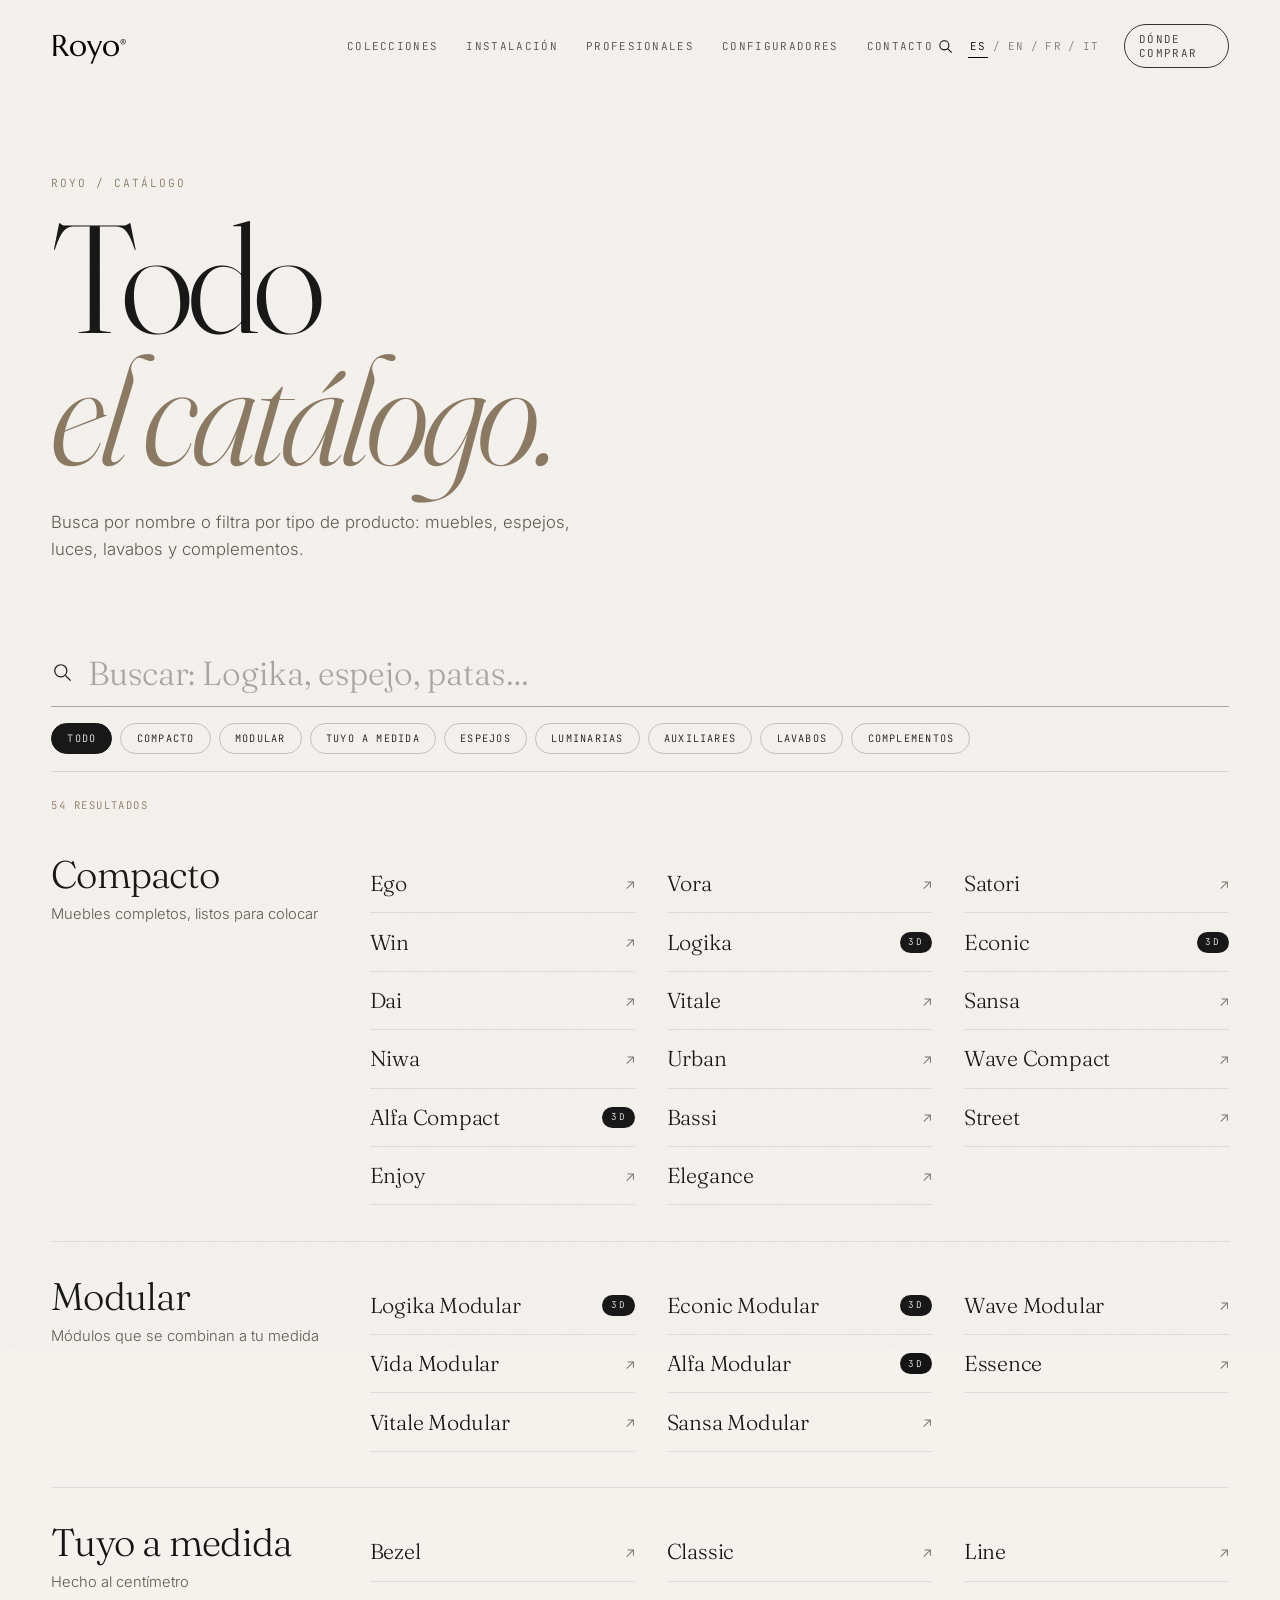
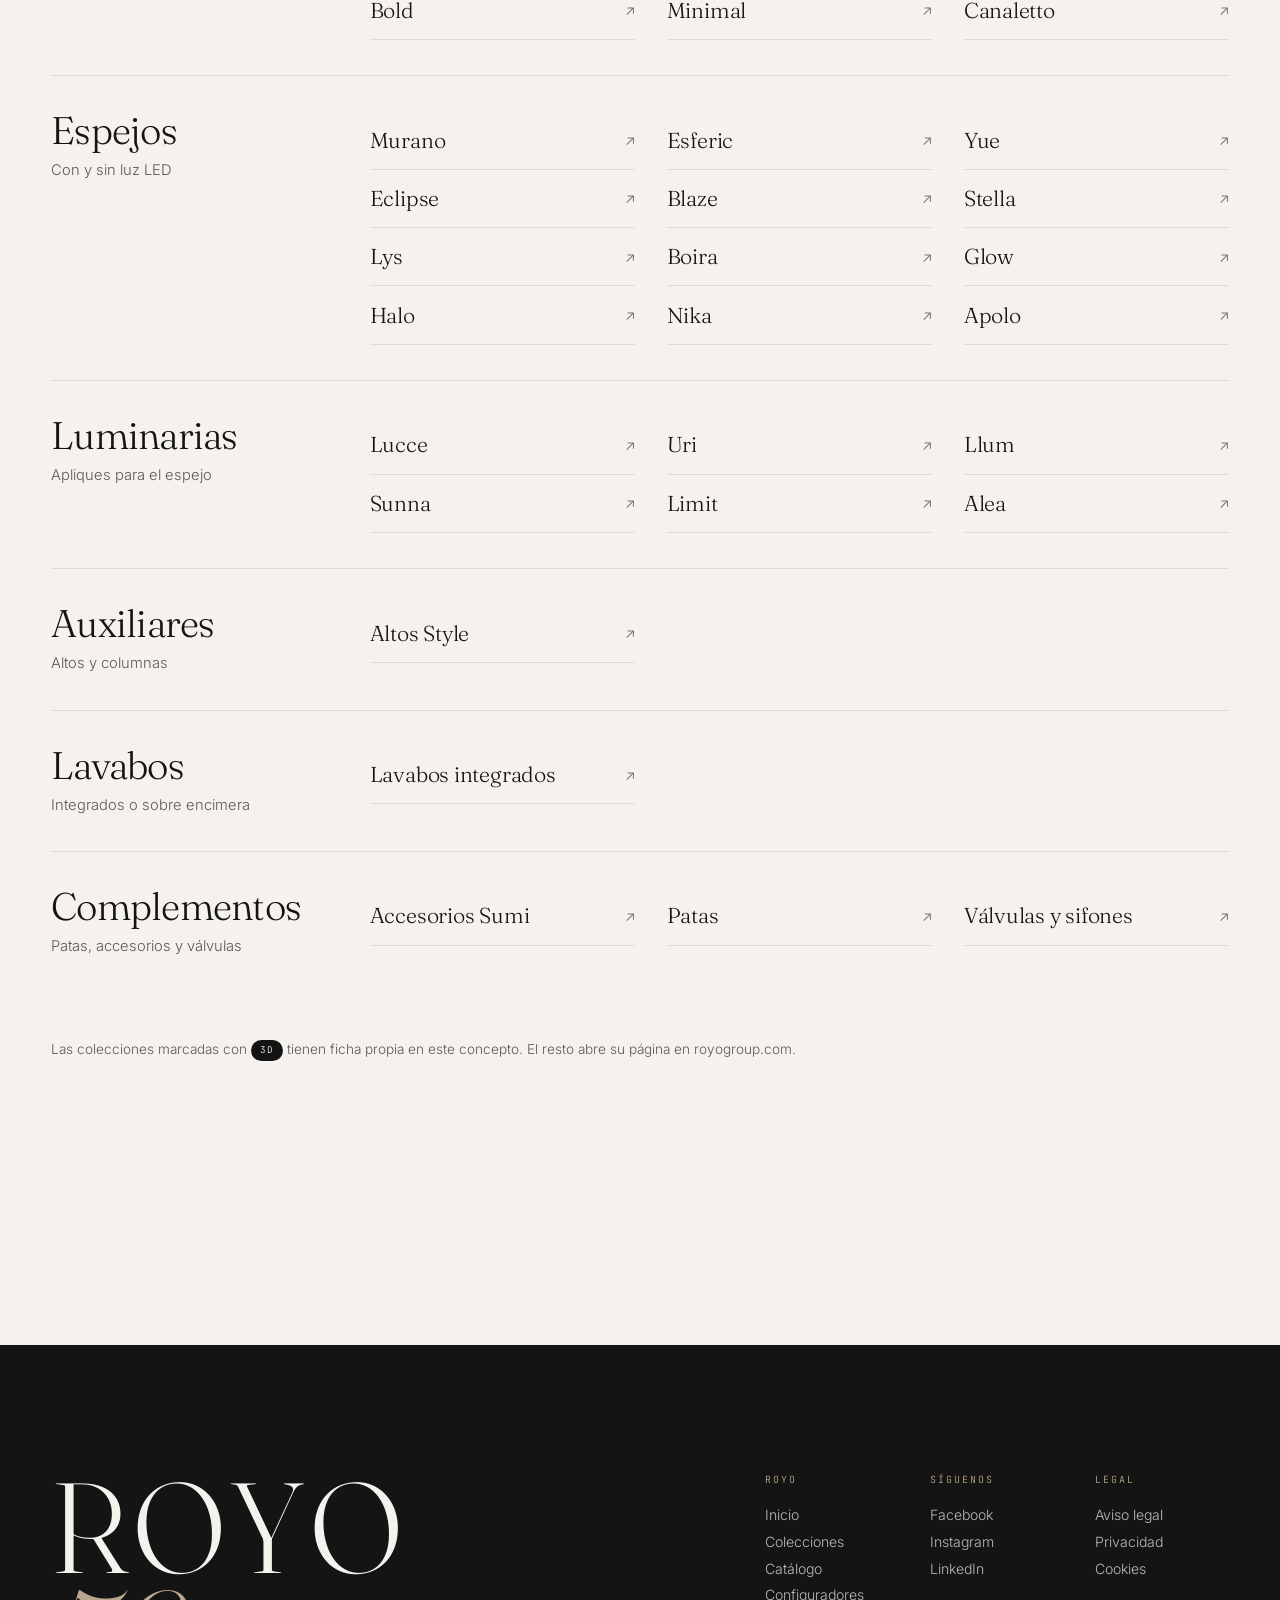
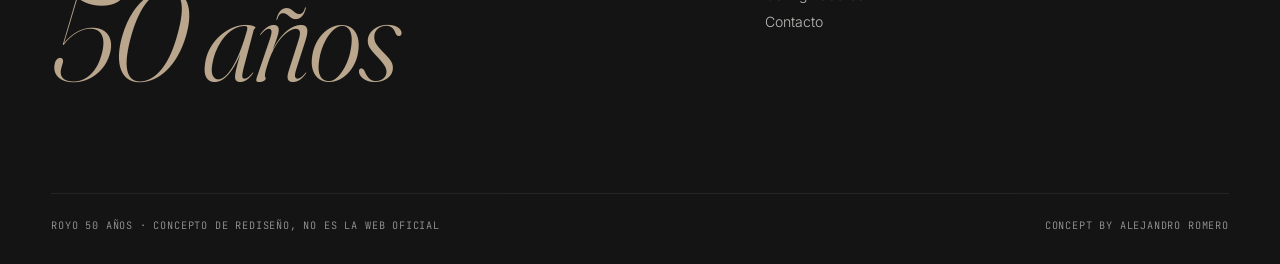
<file: catalogo.html>
<!doctype html>
<html lang="es">
<head>
  <meta charset="utf-8" />
  <meta name="viewport" content="width=device-width, initial-scale=1" />
  <title>Royo · Catálogo (concepto)</title>
  <link rel="icon" href="data:image/svg+xml,%3Csvg xmlns='http://www.w3.org/2000/svg' viewBox='0 0 32 32'%3E%3Crect width='32' height='32' fill='%23141414'/%3E%3Ctext x='16' y='22' font-family='serif' font-size='18' fill='%23F5F2EE' text-anchor='middle'%3ER%3C/text%3E%3C/svg%3E" />
  <link rel="preconnect" href="https://fonts.googleapis.com" />
  <link rel="preconnect" href="https://fonts.gstatic.com" crossorigin />
  <link href="https://fonts.googleapis.com/css2?family=Marcellus&family=Fraunces:ital,opsz,wght@0,9..144,300;1,9..144,300&family=Inter:wght@300;400&family=JetBrains+Mono:wght@400&display=swap" rel="stylesheet" />
  <link rel="stylesheet" href="css/site.css?v=20261128c" />
</head>
<body class="page">
  <div class="grain" aria-hidden="true"></div>
  <header class="header">
    <a href="index.html" class="logo" aria-label="Royo, inicio">Royo<sup>®</sup></a>
    <nav class="nav" aria-label="Principal">
      <a href="index.html#colecciones">Colecciones</a>
      <a href="index.html#instalacion">Instalación</a>
      <a href="index.html#para-ti">Profesionales</a>
      <a href="index.html#para-ti">Configuradores</a>
      <a href="contacto.html">Contacto</a>
    </nav>
    <div class="header__right"><a href="catalogo.html#buscar" class="hsearch" aria-label="Buscar en el catálogo de Royo" title="Buscar"><svg viewBox="0 0 24 24" aria-hidden="true"><circle cx="10.5" cy="10.5" r="6.5" /><path d="M15.5 15.5 21 21" /></svg></a><span>ES / EN</span><a href="contacto.html#distribuidor" class="pill">Dónde comprar</a></div>
  </header>

  <main>
    <section class="ct-hero cg-hero">
      <p class="eyebrow reveal"><a href="index.html">Royo</a> / Catálogo</p>
      <h1 class="ct-title reveal">Todo<br /><em>el catálogo.</em></h1>
      <p class="ct-lead reveal">Busca por nombre o filtra por tipo de producto: muebles, espejos, luces, lavabos y complementos.</p>
    </section>

    <section class="section cg" id="buscar">
      <div class="cg-bar">
        <label class="cg-search">
          <span class="sr">Buscar en el catálogo</span>
          <svg viewBox="0 0 24 24" aria-hidden="true"><circle cx="10.5" cy="10.5" r="6.5" /><path d="M15.5 15.5 21 21" /></svg>
          <input id="cgq" type="search" placeholder="Buscar: Logika, espejo, patas…" autocomplete="off" />
        </label>
        <div class="cg-types" role="group" aria-label="Tipo de producto" id="cgTypes"></div>
      </div>
      <p class="cg-count" id="cgCount" role="status" aria-live="polite"></p>
      <div class="cg-groups" id="cgList"></div>
      <p class="cg-empty" id="cgEmpty" hidden>No hay nada con ese nombre. Prueba con otra palabra o <a href="contacto.html">escríbenos</a>.</p>
      <p class="cg-note">Las colecciones marcadas con <span class="cg-own">3D</span> tienen ficha propia en este concepto. El resto abre su página en royogroup.com.</p>
    </section>
  </main>

  <footer class="footer">
    <div class="footer__top">
      <p class="footer__big">ROYO <em>50 años</em></p>
      <div class="footer__cols">
        <div><p class="footer__h">Royo</p><a href="index.html">Inicio</a><a href="index.html#colecciones">Colecciones</a><a href="catalogo.html">Catálogo</a><a href="index.html#para-ti">Configuradores</a><a href="contacto.html">Contacto</a></div>
        <div><p class="footer__h">Síguenos</p><a href="https://www.facebook.com/royogroup" target="_blank" rel="noopener">Facebook</a><a href="https://www.instagram.com/royo_bathroom/" target="_blank" rel="noopener">Instagram</a><a href="https://www.linkedin.com/company/royogroup/" target="_blank" rel="noopener">LinkedIn</a></div>
        <div><p class="footer__h">Legal</p><a href="https://www.royogroup.com/aviso-legal/" target="_blank" rel="noopener">Aviso legal</a><a href="https://www.royogroup.com/politica-de-privacidad/" target="_blank" rel="noopener">Privacidad</a><a href="https://www.royogroup.com/politica-de-cookies/" target="_blank" rel="noopener">Cookies</a></div>
      </div>
    </div>
    <div class="footer__bottom"><span>Royo 50 años · Concepto de rediseño, no es la web oficial</span><span>Concept by Alejandro Romero</span></div>
  </footer>

  <script src="js/i18n.js?v=20261128a"></script>
  <script src="js/catalogo.js?v=20261128a"></script>
  <script>
    const io = new IntersectionObserver((es) => es.forEach((e) => { if (e.isIntersecting) { e.target.classList.add('in'); io.unobserve(e.target); } }), { rootMargin: '0px 0px -8% 0px' });
    document.querySelectorAll('.reveal').forEach((el) => io.observe(el));
  </script>
</body>
</html>
</file>
<file: css/site.css>
/* ROYO · concepto v2 — un único lienzo 3D fijo + planos atados al scroll */
:root {
  --bg: #F5F2EE; --fg: #141414; --sand: #B9A68C; --sand-deep: #8A7861; --muted: #5d5850;
  --pad: clamp(1.25rem, 4vw, 4rem);
  --ease: cubic-bezier(.215,.61,.355,1);
  --serif: "Fraunces", "Times New Roman", serif;
  --sans: "Inter", system-ui, sans-serif;
  --mono: "JetBrains Mono", ui-monospace, monospace;
}
*, *::before, *::after { box-sizing: border-box; margin: 0; padding: 0; }
html { background: var(--bg); color: var(--fg); }
html.lenis, html.lenis body { height: auto; }
body { font-family: var(--sans); font-weight: 300; -webkit-font-smoothing: antialiased; overflow-x: hidden; background: transparent; color: var(--fg); }
img { display: block; max-width: 100%; }
a { color: inherit; text-decoration: none; }
button { font: inherit; color: inherit; background: none; border: 0; cursor: pointer; }
ul { list-style: none; }
em { font-style: italic; }
::selection { background: var(--sand); color: #141414; }
:focus-visible { outline: 1px solid var(--sand-deep); outline-offset: 4px; }

.eyebrow { font-family: var(--mono); font-size: .7rem; letter-spacing: .18em; text-transform: uppercase; color: var(--sand-deep); }
.serif { font-family: var(--serif); font-weight: 300; letter-spacing: -.03em; line-height: .95; }
.serif em { color: var(--sand-deep); }

/* ---------- capas fijas ---------- */
#gl { position: fixed; inset: 0; width: 100vw; height: 100vh; z-index: 2; display: block; pointer-events: none; }
.vignette { position: fixed; inset: 0; z-index: 3; pointer-events: none; background: radial-gradient(120% 90% at 50% 45%, transparent 55%, rgba(20,18,15,.10) 100%); }
.grain { position: fixed; inset: -50%; width: 200%; height: 200%; z-index: 30; pointer-events: none; opacity: .055;
  background-image: url("data:image/svg+xml,%3Csvg xmlns='http://www.w3.org/2000/svg' width='220' height='220'%3E%3Cfilter id='n'%3E%3CfeTurbulence type='fractalNoise' baseFrequency='.85' numOctaves='3' stitchTiles='stitch'/%3E%3C/filter%3E%3Crect width='100%25' height='100%25' filter='url(%23n)'/%3E%3C/svg%3E");
  animation: grain .8s steps(4) infinite; }
@keyframes grain { 0%{transform:translate(0,0)} 25%{transform:translate(-3%,2%)} 50%{transform:translate(2%,-3%)} 75%{transform:translate(-1%,3%)} 100%{transform:translate(3%,-1%)} }

/* ---------- cabecera ---------- */
.header { position: fixed; top: 0; left: 0; right: 0; z-index: 20; display: grid; grid-template-columns: 1fr auto 1fr; align-items: center; padding: 1.5rem var(--pad); color: #F5F2EE; mix-blend-mode: difference; }
.logo { font-family: "Marcellus", var(--serif); font-size: 1.85rem; letter-spacing: -.005em; line-height: 1; }
.logo sup { font-family: Inter, system-ui, sans-serif; font-size: .32em; vertical-align: super; margin-left: .08em; }
.nav { display: flex; gap: clamp(1rem, 2.2vw, 2.4rem); font-family: var(--mono); font-size: .68rem; letter-spacing: .12em; text-transform: uppercase; }
.nav a { position: relative; padding: .3rem 0; opacity: .7; transition: opacity .4s; }
.nav a:hover { opacity: 1; }
.nav a::after { content: ""; position: absolute; left: 0; bottom: 0; width: 100%; height: 1px; background: currentColor; transform: scaleX(0); transform-origin: right; transition: transform .8s var(--ease); }
.nav a:hover::after { transform: scaleX(1); transform-origin: left; }
.header__right { justify-self: end; display: flex; gap: 1.4rem; align-items: center; font-family: var(--mono); font-size: .68rem; letter-spacing: .12em; text-transform: uppercase; }
.header__right .pill { border: 1px solid currentColor; border-radius: 999px; padding: .45rem .9rem; opacity: .8; transition: opacity .4s, background .4s, color .4s; }
.header__right .pill:hover { opacity: 1; background: #F5F2EE; color: #000; }

.rail { mix-blend-mode: difference; position: fixed; right: var(--pad); top: 50%; transform: translateY(-50%); z-index: 20; height: 26vh; width: 1px; background: rgba(245,242,238,.25); }
.rail span { position: absolute; inset: 0; background: #F5F2EE; transform-origin: top; transform: scaleY(0); }

/* ---------- textos de la historia (fijos, atados al progreso) ---------- */
.st { position: fixed; z-index: 4; pointer-events: none; opacity: 0; will-change: opacity, translate; }
.st--behind { z-index: 1; }

.hero-title { left: 0; right: 0; top: 11vh; text-align: center; }
.hero-title h1 { font-size: clamp(3.4rem, 10.5vw, 12.5rem); line-height: .84; }
.hero-title .hero-logo { font-family: "Marcellus", var(--serif); font-weight: 400; font-size: clamp(7rem, 33vw, 34rem); line-height: .9; letter-spacing: -.02em; color: #141414; }
.hero-logo sup { font-family: Inter, system-ui, sans-serif; font-size: .1em; vertical-align: top; position: relative; top: .55em; margin-left: .04em; letter-spacing: 0; }
.hero-title h1 .line { display: block; overflow: hidden; padding-bottom: .06em; }
.hero-title h1 .line > span { display: inline-block; transform: translateY(105%); transition: transform 1.6s var(--ease); }
.hero-title h1 .line:nth-child(2) > span { transition-delay: .12s; }
.is-loaded .hero-title h1 .line > span { transform: none; }
.hero-meta { left: var(--pad); right: var(--pad); bottom: 3.2rem; display: flex; justify-content: space-between; align-items: flex-end; gap: 2rem; }
.hero-meta p { max-width: 22rem; font-size: .92rem; line-height: 1.55; color: var(--muted); }
.hero-meta .scroll { font-family: var(--mono); font-size: .66rem; letter-spacing: .2em; text-transform: uppercase; display: flex; align-items: center; gap: .8rem; }
.hero-meta .scroll b { display: block; width: 46px; height: 1px; background: currentColor; position: relative; overflow: hidden; }
.hero-meta .scroll b::after { content: ""; position: absolute; inset: 0; background: var(--bg); animation: cue 2s var(--ease) infinite; }
@keyframes cue { from { transform: translateX(-100%); } to { transform: translateX(100%); } }
.hero-coords { left: var(--pad); top: 6.5rem; font-family: var(--mono); font-size: .62rem; letter-spacing: .1em; line-height: 1.8; color: var(--sand-deep); text-transform: uppercase; }
.hero-coords { display: none; }
.hero-coords.right { left: auto; right: var(--pad); text-align: right; }

.mani { left: var(--pad); top: 50%; transform: translateY(-50%); width: min(46vw, 760px); }
.mani .serif { font-size: clamp(2.2rem, 4.6vw, 5.2rem); line-height: 1.02; }
.w { opacity: .14; transition: opacity .25s linear; }

.giant { left: 0; right: 0; top: 50%; transform: translateY(-50%); text-align: center; }
.giant .serif { font-size: clamp(6rem, 22vw, 26rem); color: transparent; -webkit-text-stroke: 1px color-mix(in srgb, var(--fg) 20%, transparent); }
.side-r { right: calc(var(--pad) + 2rem); top: 50%; transform: translateY(-50%); max-width: 22rem; text-align: right; }
.side-l { left: var(--pad); top: 50%; transform: translateY(-50%); max-width: 25rem; }
.side-r .serif, .side-l .serif { font-size: clamp(2.2rem, 4.2vw, 4.4rem); margin-top: 1rem; }
.side-r p, .side-l p { margin-top: 1.2rem; line-height: 1.6; color: var(--muted); }
.label { position: fixed; left: 0; top: 0; z-index: 5; pointer-events: none; opacity: 0; font-family: var(--mono); font-size: .66rem; letter-spacing: .06em; text-transform: uppercase; white-space: nowrap; color: var(--fg); }
.label .in { transform: translateY(-50%); line-height: 1.5; }
.leaders { position: fixed; inset: 0; width: 100vw; height: 100vh; z-index: 5; pointer-events: none; opacity: 0; overflow: visible; }
.leaders path { fill: none; stroke: color-mix(in srgb, var(--fg) 45%, transparent); stroke-width: 1; stroke-dasharray: 1; }
.leaders circle { fill: var(--fg); stroke: color-mix(in srgb, var(--sand) 55%, transparent); stroke-width: 5; paint-order: stroke; }
.label b { display: block; font-weight: 400; color: var(--sand-deep); font-size: .6rem; margin-bottom: .2rem; }

.card { position: fixed; z-index: 3; left: 0; top: 0; pointer-events: none; opacity: 0; }
.card__imgs { position: absolute; inset: 0; overflow: hidden; }
.card__imgs img { position: absolute; inset: 0; width: 100%; height: 100%; object-fit: cover; opacity: 0; transform: scale(1.08); }
.card__frame { position: absolute; inset: 0; border: 1px solid color-mix(in srgb, var(--fg) 30%, transparent); }
.card__frame i { position: absolute; width: 14px; height: 14px; border-color: var(--fg); border-style: solid; }
.card__frame i:nth-child(1) { left: -8px; top: -8px; border-width: 1px 0 0 1px; }
.card__frame i:nth-child(2) { right: -8px; top: -8px; border-width: 1px 1px 0 0; }
.card__frame i:nth-child(3) { left: -8px; bottom: -8px; border-width: 0 0 1px 1px; }
.card__frame i:nth-child(4) { right: -8px; bottom: -8px; border-width: 0 1px 1px 0; }
.card__cap { left: 0; right: 0; bottom: 5vh; text-align: center; }
.card__cap .serif { font-size: clamp(1.5rem, 2.4vw, 2.4rem); margin-top: .5rem; }
.strip { position: fixed; z-index: 3; top: 50%; display: flex; gap: 14px; pointer-events: none; transform: translateY(-50%); }
.strip .thumb { display: block; padding: 0; border: 0; background: none; cursor: pointer; opacity: 0; translate: 0 30px; position: relative; }
.strip .thumb img { display: block; width: clamp(90px, 8.5vw, 140px); aspect-ratio: 4/5; object-fit: cover; transition: transform .6s var(--ease); }
.strip .thumb:hover img { transform: scale(1.06); }
.strip .thumb::after { content: ""; position: absolute; inset: -5px; border: 1px solid var(--fg); opacity: 0; transition: opacity .4s; pointer-events: none; }
.strip .thumb.on::after, .strip .thumb:focus-visible::after { opacity: .6; }
.strip.live { pointer-events: auto; }
.sweep { left: 0; top: 50%; transform: translateY(-50%); white-space: nowrap; z-index: 6; }
.sweep .serif { font-size: clamp(5rem, 15vw, 17rem); color: var(--fg); }
.expand-title { left: var(--pad); bottom: 9vh; color: #F5F2EE; z-index: 6; }
.expand-title .serif { font-size: clamp(3rem, 7vw, 8rem); }
.expand-title .eyebrow { color: #e9dcc8; }
.expand-title .serif em { color: #e9dcc8; }

.macro { position: fixed; inset: 0; z-index: 3; overflow: hidden; opacity: 0; pointer-events: none; }
.macro img { width: 100%; height: 100%; object-fit: cover; transform-origin: 30% 30%; }
.macro i { position: absolute; inset: 0; background: #0f0e0d; opacity: 0; }
.fillword { left: 0; right: 0; top: 50%; transform: translateY(-50%); text-align: center; z-index: 6; }
.fillword .serif { font-size: clamp(5rem, 18vw, 21rem); color: transparent; -webkit-text-stroke: 1px rgba(245,242,238,.55);
  background: linear-gradient(90deg, #F5F2EE 0 var(--fill, 0%), transparent var(--fill, 0%)); -webkit-background-clip: text; background-clip: text; }
.fillword .eyebrow { color: #e3d6c3; margin-bottom: 1rem; }

.ec-l { left: var(--pad); top: 50%; transform: translateY(-50%); max-width: 30rem; }
.ec-r { right: calc(var(--pad) + 2rem); top: 50%; transform: translateY(-50%); max-width: 22rem; text-align: right; }
.ec-l .serif { font-size: clamp(2.6rem, 5.6vw, 6.4rem); }
.ec-r p { font-size: 1.15rem; line-height: 1.55; }
.finish { left: var(--pad); bottom: 7vh; }
.finish .serif { font-size: clamp(2rem, 3.6vw, 3.6rem); margin-top: .6rem; }
.finish .dots { display: flex; gap: .7rem; margin-top: 1.1rem; }
.finish .dots { gap: .9rem; }
.finish .dots button { width: 26px; height: 26px; border-radius: 50%; padding: 0; cursor: pointer; border: 1px solid color-mix(in srgb, var(--fg) 30%, transparent); transition: transform .5s var(--ease), box-shadow .5s var(--ease); }
.finish .dots button:hover { transform: scale(1.18); }
.finish .dots button.on { transform: scale(1.3); box-shadow: 0 0 0 3px var(--bg), 0 0 0 4px var(--fg); }
.finish .hint { margin-top: .9rem; font-family: var(--mono); font-size: .62rem; letter-spacing: .12em; text-transform: uppercase; color: var(--muted); }
.st.live .dots { pointer-events: auto; }

.end { left: 0; right: 0; bottom: 4vh; text-align: center; }
.end .serif { font-size: clamp(6rem, 21vw, 25rem); letter-spacing: .04em; line-height: .8; }
.end .mirror { transform: scaleY(-1); opacity: .2; -webkit-mask-image: linear-gradient(to top, rgba(0,0,0,.7), transparent 45%); mask-image: linear-gradient(to top, rgba(0,0,0,.7), transparent 45%); height: .4em; overflow: hidden; display: flex; align-items: flex-end; justify-content: center; }
.end-top { left: 0; right: 0; top: 15vh; text-align: center; }

.story { position: relative; height: 700vh; z-index: 1; pointer-events: none; }

/* ---------- secciones de flujo ---------- */
.flow { position: relative; z-index: 8; background: var(--bg); }
.section { padding: clamp(7rem, 15vw, 13rem) var(--pad); max-width: 1500px; margin: 0 auto; }
.section-title { font-family: var(--serif); font-weight: 300; font-size: clamp(2.6rem, 6.4vw, 6.6rem); line-height: .98; letter-spacing: -.025em; margin-top: 1.4rem; }
.section-title em { color: var(--sand-deep); }
.reveal { opacity: 0; transform: translateY(50px); transition: opacity 1.4s var(--ease), transform 1.4s var(--ease); }
.reveal.in { opacity: 1; transform: none; }
.clip { clip-path: inset(100% 0 0 0); transition: clip-path 1.8s cubic-bezier(.77,0,.175,1); }
.clip.in { clip-path: inset(0 0 0 0); }
.clip img { transform: scale(1.18); transition: transform 2s var(--ease); }
.clip.in img { transform: none; }

.config__grid { display: grid; grid-template-columns: 1fr 1fr; gap: clamp(2rem, 6vw, 7rem); margin-top: clamp(4rem, 8vw, 7rem); }
.config__item--offset { margin-top: clamp(6rem, 14vw, 14rem); }
.config__media { aspect-ratio: 4/5; overflow: hidden; background: #e7e1d8; }
.config__media img { width: 100%; height: 100%; object-fit: cover; }
.config__text { padding-top: 2rem; display: grid; grid-template-columns: 3rem 1fr; }
.config__text > *:not(.idx) { grid-column: 2; }
.idx { font-family: var(--serif); font-style: italic; color: var(--sand-deep); font-size: 1.2rem; grid-row: span 3; }
.config__text h3 { font-family: var(--serif); font-weight: 300; font-size: clamp(1.7rem, 2.8vw, 2.7rem); line-height: 1.05; letter-spacing: -.015em; }
.config__text h3 em { color: var(--sand-deep); }
.config__text p { color: var(--muted); margin: 1rem 0 1.8rem; max-width: 26rem; line-height: 1.6; }
.btn-line { position: relative; justify-self: start; font-family: var(--mono); font-size: .7rem; letter-spacing: .16em; text-transform: uppercase; padding-bottom: .4rem; }
.btn-line::after { content: ""; position: absolute; left: 0; bottom: 0; width: 100%; height: 1px; background: currentColor; transform-origin: right; transition: transform .9s var(--ease); }
.btn-line:hover::after { transform: scaleX(0); }

.years { display: grid; grid-template-columns: 1.1fr 1fr; gap: clamp(3rem, 8vw, 8rem); align-items: end; border-top: 1px solid rgba(20,20,20,.1); }
.years__count { font-family: var(--serif); font-weight: 300; line-height: .8; }
.years__plus { font-size: clamp(4rem, 10vw, 10rem); color: var(--sand-deep); vertical-align: top; }
.years__num { font-size: clamp(10rem, 28vw, 26rem); letter-spacing: -.06em; font-variant-numeric: tabular-nums; }
.years__label { display: block; font-family: var(--mono); font-size: .72rem; letter-spacing: .16em; text-transform: uppercase; line-height: 1.7; color: var(--muted); margin-top: 2rem; }
.acc { margin-top: 1.8rem; border-top: 1px solid rgba(20,20,20,.15); }
.acc li { display: grid; grid-template-columns: 3rem 1fr auto; align-items: baseline; padding: 1.6rem 0; border-bottom: 1px solid rgba(20,20,20,.15); transition: padding .8s var(--ease); }
.acc li:hover { padding-left: 1rem; }
.acc__n { font-family: var(--mono); font-size: .7rem; color: var(--sand-deep); }
.acc__name { font-family: var(--serif); font-weight: 300; font-size: clamp(1.8rem, 3.2vw, 3rem); letter-spacing: -.02em; }
.acc__desc { font-size: .82rem; color: var(--muted); text-align: right; }

.news { text-align: center; max-width: 1100px; }
.news__form { margin: clamp(3rem, 6vw, 5rem) auto 0; max-width: 46rem; text-align: left; }
.field { position: relative; display: flex; align-items: flex-end; gap: 1rem; border-bottom: 1px solid var(--fg); }
.field input { flex: 1; min-width: 0; border: 0; background: transparent; outline: none; font-family: var(--serif); font-weight: 300; font-size: clamp(1.4rem, 3vw, 2.4rem); padding: 1.6rem 0 .8rem; color: var(--fg); border-radius: 0; }
.field label { position: absolute; left: 0; bottom: .9rem; font-family: var(--serif); font-weight: 300; font-size: clamp(1.4rem, 3vw, 2.4rem); color: rgba(20,20,20,.35); pointer-events: none; transform-origin: left bottom; transition: transform .8s var(--ease), color .8s var(--ease); }
.field input:focus + label, .field input:not(:placeholder-shown) + label { transform: translateY(-2.6rem) scale(.4); color: var(--sand-deep); }
.news__submit { font-family: var(--mono); font-size: .7rem; letter-spacing: .16em; text-transform: uppercase; padding-bottom: 1.1rem; white-space: nowrap; }
.check { display: flex; align-items: center; gap: .8rem; margin-top: 1.6rem; font-size: .82rem; color: var(--muted); cursor: pointer; }
.check input { accent-color: #141414; }
.check a { text-decoration: underline; text-underline-offset: 3px; }
.news__msg { margin-top: 1.4rem; font-size: .85rem; min-height: 1.4em; color: var(--sand-deep); }
.news__msg.err { color: #9b3b2b; }

.footer { position: relative; z-index: 8; background: #141414; color: #F5F2EE; padding: clamp(5rem, 10vw, 9rem) var(--pad) 2rem; }
.footer__top { display: grid; grid-template-columns: 1.4fr 1fr; gap: 4rem; align-items: end; max-width: 1500px; margin: 0 auto; }
.footer__big { font-family: var(--serif); font-weight: 300; font-size: clamp(3.4rem, 10vw, 10rem); line-height: .85; letter-spacing: .04em; }
.footer__big em { display: block; color: var(--sand); letter-spacing: -.02em; }
.footer__cols { display: grid; grid-template-columns: repeat(3, 1fr); gap: 2rem; }
.footer__cols a { display: block; font-size: .88rem; padding: .3rem 0; opacity: .75; }
.footer__cols a:hover { opacity: 1; }
.footer__h { font-family: var(--mono); font-size: .62rem; letter-spacing: .2em; text-transform: uppercase; color: var(--sand); margin-bottom: 1rem; }
.footer__bottom { display: flex; justify-content: space-between; gap: 1rem; flex-wrap: wrap; max-width: 1500px; margin: clamp(4rem, 8vw, 7rem) auto 0; padding-top: 1.6rem; border-top: 1px solid rgba(245,242,238,.12); font-family: var(--mono); font-size: .64rem; letter-spacing: .08em; text-transform: uppercase; opacity: .6; }

/* ---------- carga: el plano del mueble se llena de luz ---------- */
.loader { position: fixed; inset: 0; z-index: 40; display: grid; place-items: center; background: #F5F2EE; transition: opacity 1.4s var(--ease), visibility 1.4s; }
.loader.done { opacity: 0; visibility: hidden; }
.loader__box { text-align: center; }
.loader svg { width: min(320px, 64vw); overflow: visible; display: block; margin: 0 auto; }
.loader svg .ol { fill: none; stroke: #141414; stroke-width: 1; vector-effect: non-scaling-stroke; opacity: .45; }
.loader svg .lt { fill: #B9A68C; opacity: .5; }
.loader p { margin-top: 1.4rem; font-family: var(--mono); font-size: .66rem; letter-spacing: .22em; text-transform: uppercase; color: var(--sand-deep); }

@media (max-width: 1000px) {
  .nav { display: none; }
  .header { grid-template-columns: 1fr auto; }
  .mani { width: auto; right: var(--pad); top: 15vh; transform: none; }
  .side-r, .side-l, .ec-r { left: var(--pad); right: var(--pad); text-align: left; max-width: none; top: auto; bottom: 9vh; transform: none; }
  .ec-l { left: var(--pad); right: var(--pad); max-width: none; top: 14vh; transform: none; }
  .strip { display: none; }
  .config__grid, .years, .footer__top { grid-template-columns: 1fr; }
  .config__item--offset { margin-top: 2rem; }
  .rail, .hero-coords { display: none; }
  .hero-meta p { display: none; }
  .acc__desc { display: none; }
  .acc li { grid-template-columns: 3rem 1fr; }
}
@media (prefers-reduced-motion: reduce) {
  .grain { animation: none; }
  .hero-title h1 .line > span { transform: none; transition: none; }
  .reveal { opacity: 1; transform: none; transition: none; }
  .clip { clip-path: none; transition: none; }
  .clip img { transform: none; }
}

/* colecciones (flujo) */
.cols { display: grid; grid-template-columns: repeat(3, 1fr); gap: clamp(1.5rem, 3vw, 3rem); margin-top: clamp(4rem, 8vw, 6rem); }
.col:nth-child(2) { margin-top: clamp(3rem, 7vw, 7rem); }
.col:nth-child(3) { margin-top: clamp(6rem, 14vw, 14rem); }
.col__media { aspect-ratio: 4/5; overflow: hidden; background: #e7e1d8; }
.col__media img { width: 100%; height: 100%; object-fit: cover; }
.col__n { display: block; margin-top: 1.4rem; font-family: var(--mono); font-size: .7rem; color: var(--sand-deep); letter-spacing: .14em; }
.col__title { font-family: var(--serif); font-weight: 300; font-size: clamp(2.4rem, 4vw, 4rem); letter-spacing: -.03em; line-height: 1; margin-top: .4rem; }
.col__lead { font-family: var(--serif); font-style: italic; color: var(--sand-deep); font-size: 1.2rem; margin-top: .5rem; }
.col__list { display: flex; flex-wrap: wrap; gap: .3rem 1.1rem; margin: 1.2rem 0 1.6rem; font-family: var(--mono); font-size: .66rem; letter-spacing: .12em; text-transform: uppercase; color: var(--muted); }

/* profesionales */
.pro { position: relative; display: grid; grid-template-columns: 1.2fr 1fr; min-height: 100vh; background: #141414; color: #F5F2EE; overflow: hidden; }
.pro__media { position: relative; overflow: hidden; }
.pro__media img { position: absolute; inset: -12% 0; width: 100%; height: 124%; object-fit: cover; }
.pro__body { padding: clamp(4rem, 9vw, 9rem) var(--pad); display: flex; flex-direction: column; justify-content: center; }
.pro .section-title em { color: var(--sand); }
.pro__text { margin: 1.6rem 0 2.2rem; max-width: 28rem; line-height: 1.65; color: rgba(245,242,238,.72); }
.pro .eyebrow { color: var(--sand); }

/* instalación */
.steps { list-style: none; display: grid; grid-template-columns: repeat(4, 1fr); gap: 2rem; margin-top: clamp(4rem, 8vw, 6rem); counter-reset: s; }
.steps li { border-top: 1px solid rgba(20,20,20,.18); padding-top: 1.6rem; }
.steps span { font-family: var(--mono); font-size: .7rem; color: var(--sand-deep); }
.steps h3 { font-family: var(--serif); font-weight: 300; font-size: clamp(1.8rem, 2.6vw, 2.6rem); letter-spacing: -.02em; margin: .8rem 0 .6rem; }
.steps p { color: var(--muted); line-height: 1.6; font-size: .95rem; }
@media (max-width: 1000px) {
  .cols, .steps { grid-template-columns: 1fr; }
  .col:nth-child(n) { margin-top: 3rem; }
  .pro { grid-template-columns: 1fr; }
  .pro__media { min-height: 60vh; }
}

/* ---------- páginas interiores ---------- */
.page .header { position: fixed; }
.ch { display: grid; grid-template-columns: 1fr 1.05fr; min-height: 100vh; align-items: end; gap: clamp(2rem, 5vw, 5rem); padding: 8rem var(--pad) 0; max-width: 1600px; margin: 0 auto; }
.ch__text { padding-bottom: clamp(3rem, 8vh, 6rem); }
.ch__name { font-family: var(--serif); font-weight: 300; font-size: clamp(5rem, 16vw, 15rem); letter-spacing: -.045em; line-height: .82; margin-top: 1.4rem; }
.ch__tag { font-family: var(--serif); font-style: italic; color: var(--sand-deep); font-size: clamp(1.3rem, 2.2vw, 2rem); margin-top: 1.2rem; max-width: 28rem; }
.ch__meta { display: flex; gap: 2.4rem; margin-top: 2.6rem; flex-wrap: wrap; }
.ch__meta span { display: block; font-family: var(--mono); font-size: .62rem; letter-spacing: .16em; text-transform: uppercase; color: var(--sand-deep); }
.ch__meta b { font-weight: 400; font-size: 1.05rem; }
.ch__media { height: min(86vh, 900px); overflow: hidden; }
.ch__media img { width: 100%; height: 100%; object-fit: cover; }
.viewer-head { display: flex; justify-content: space-between; align-items: flex-end; gap: 2rem; flex-wrap: wrap; }
.viewer-hint { font-family: var(--mono); font-size: .66rem; letter-spacing: .14em; text-transform: uppercase; color: var(--sand-deep); }
.viewer { position: relative; margin-top: 3rem; aspect-ratio: 16/9; background: linear-gradient(#efebe5, #e8e3dc); overflow: hidden; }
.viewer canvas { width: 100%; height: 100%; display: block; cursor: grab; }
.viewer canvas:active { cursor: grabbing; }
.viewer__ui { position: absolute; left: 2rem; right: 2rem; bottom: 1.8rem; display: flex; justify-content: space-between; align-items: flex-end; gap: 1rem; pointer-events: none; }
.viewer__ui > * { pointer-events: auto; }
.viewer__fin { font-family: var(--serif); font-size: clamp(1.4rem, 2.4vw, 2.2rem); margin: .4rem 0 .9rem; }
.viewer__dots { display: flex; gap: .6rem; }
.viewer__dots button { width: 24px; height: 24px; border-radius: 50%; border: 1px solid rgba(20,20,20,.25); transition: transform .5s var(--ease); }
.viewer__dots button.on { transform: scale(1.3); border-color: #141414; }
.viewer__btn { font-family: var(--mono); font-size: .68rem; letter-spacing: .14em; text-transform: uppercase; border: 1px solid #141414; border-radius: 999px; padding: .7rem 1.2rem; transition: background .4s, color .4s; }
.viewer__btn:hover, .viewer__btn[aria-pressed="true"] { background: #141414; color: #F5F2EE; }
.viewer__src { position: absolute; right: 2rem; top: 1.6rem; font-family: var(--mono); font-size: .58rem; letter-spacing: .1em; text-transform: uppercase; color: var(--sand-deep); }
.feats { list-style: none; display: grid; grid-template-columns: repeat(auto-fit, minmax(240px, 1fr)); gap: 2.4rem 2rem; margin-top: 3rem; }
.feats li { border-top: 1px solid rgba(20,20,20,.18); padding-top: 1.4rem; }
.feats span { font-family: var(--mono); font-size: .68rem; color: var(--sand-deep); }
.feats h3 { font-family: var(--serif); font-weight: 300; font-size: clamp(1.6rem, 2.2vw, 2.2rem); letter-spacing: -.02em; margin: .7rem 0 .5rem; }
.feats p { color: var(--muted); line-height: 1.6; font-size: .95rem; }
.gallery { display: grid; grid-template-columns: repeat(4, 1fr); gap: 12px; margin-top: 3rem; }
.gallery__item { aspect-ratio: 4/5; overflow: hidden; padding: 0; background: #e7e1d8; cursor: zoom-in; }
.gallery__item:nth-child(5n+1) { grid-column: span 2; grid-row: span 2; aspect-ratio: auto; }
.gallery__item img { width: 100%; height: 100%; object-fit: cover; transition: transform 1.2s var(--ease); }
.gallery__item:hover img { transform: scale(1.05); }
.specs-grid { display: grid; grid-template-columns: 1fr 1.3fr; gap: clamp(2rem, 6vw, 6rem); }
.specs { width: 100%; border-collapse: collapse; }
.specs th, .specs td { text-align: left; padding: 1.1rem 0; border-bottom: 1px solid rgba(20,20,20,.14); vertical-align: top; }
.specs th { width: 34%; font-family: var(--mono); font-weight: 400; font-size: .66rem; letter-spacing: .14em; text-transform: uppercase; color: var(--sand-deep); padding-right: 1rem; }
.specs td { font-size: 1rem; line-height: 1.5; }
.docs { display: grid; grid-template-columns: repeat(auto-fit, minmax(220px, 1fr)); gap: 1rem; margin-top: clamp(3rem, 6vw, 5rem); }
.doc { position: relative; border: 1px solid rgba(20,20,20,.18); padding: 1.6rem 1.4rem; font-family: var(--serif); font-size: 1.4rem; transition: background .5s, color .5s; }
.doc span { display: block; font-family: var(--mono); font-size: .6rem; letter-spacing: .16em; text-transform: uppercase; color: var(--sand-deep); margin-bottom: .6rem; }
.doc i { position: absolute; right: 1.4rem; top: 1.4rem; font-style: normal; }
.doc:hover { background: #141414; color: #F5F2EE; }
.others__list { display: grid; grid-template-columns: repeat(auto-fit, minmax(260px, 1fr)); gap: 2rem; margin-top: 2.4rem; }
.other img { aspect-ratio: 16/10; width: 100%; object-fit: cover; margin-bottom: 1rem; transition: transform 1.2s var(--ease); }
.other:hover img { transform: scale(1.03); }
.other b { display: block; font-family: var(--serif); font-weight: 300; font-size: clamp(2rem, 3.4vw, 3.4rem); letter-spacing: -.03em; margin-top: .3rem; }
.cta { text-align: center; }
.cta__links { display: flex; justify-content: center; gap: 2.4rem; flex-wrap: wrap; margin-top: 2.6rem; }
.lightbox { position: fixed; inset: 0; z-index: 50; background: rgba(15,14,13,.94); display: grid; place-items: center; padding: 4vh 4vw; cursor: zoom-out; }
.lightbox[hidden] { display: none; }
.lightbox img { max-width: 100%; max-height: 92vh; object-fit: contain; }
.lightbox__close { position: absolute; top: 1.2rem; right: 1.6rem; color: #F5F2EE; font-size: 2.4rem; line-height: 1; }
@media (max-width: 1000px) {
  .ch, .specs-grid { grid-template-columns: 1fr; }
  .ch { padding-top: 7rem; }
  .ch__media { height: 60vh; }
  .gallery { grid-template-columns: repeat(2, 1fr); }
  .viewer { aspect-ratio: 4/5; }
  .viewer__ui { flex-direction: column; align-items: flex-start; left: 1.2rem; right: 1.2rem; }
}

/* ---------- contacto ---------- */
.ct-hero { padding: 11rem var(--pad) 2rem; max-width: 1500px; margin: 0 auto; }
.ct-title { font-family: var(--serif); font-weight: 300; font-size: clamp(4rem, 12vw, 12rem); letter-spacing: -.04em; line-height: .86; margin-top: 1.4rem; }
.ct-title em { color: var(--sand-deep); }
.ct-lead { max-width: 34rem; margin-top: 2rem; line-height: 1.65; color: var(--muted); font-size: 1.05rem; }
.ct-grid { display: grid; grid-template-columns: 1.3fr 1fr; gap: clamp(3rem, 8vw, 8rem); padding-top: 4rem; }
.ct-form { display: grid; gap: 1.2rem; }
.ct-type { display: flex; gap: .6rem; flex-wrap: wrap; margin: .6rem 0 1rem; }
.ct-type input { position: absolute; opacity: 0; }
.ct-type span { display: inline-block; border: 1px solid rgba(20,20,20,.25); border-radius: 999px; padding: .55rem 1rem; font-family: var(--mono); font-size: .66rem; letter-spacing: .12em; text-transform: uppercase; cursor: pointer; transition: background .4s, color .4s, border-color .4s; }
.ct-type input:checked + span { background: #141414; color: #F5F2EE; border-color: #141414; }
.ct-type input:focus-visible + span { outline: 1px solid var(--sand-deep); outline-offset: 3px; }
.ct-row { display: grid; grid-template-columns: 1fr 1fr; gap: 2rem; }
.ct-form .field input, .ct-form .field textarea, .ct-form .field label { font-size: clamp(1.2rem, 2vw, 1.7rem); }
.field textarea { flex: 1; border: 0; background: transparent; outline: none; resize: vertical; font-family: var(--serif); font-weight: 300; padding: 1.6rem 0 .8rem; color: var(--fg); min-height: 5.5rem; }
.field--area label { bottom: auto; top: 1.6rem; }
.field textarea:focus + label, .field textarea:not(:placeholder-shown) + label { transform: translateY(-1.3rem) scale(.45); color: var(--sand-deep); }
.ct-send { justify-self: start; margin-top: .8rem; font-family: var(--mono); font-size: .72rem; letter-spacing: .16em; text-transform: uppercase; background: #141414; color: #F5F2EE; border-radius: 999px; padding: 1rem 1.6rem; transition: background .4s; }
.ct-send:hover { background: var(--sand-deep); }
.ct-info { display: grid; gap: 2.4rem; align-content: start; }
.ct-big { font-family: var(--serif); font-weight: 300; font-size: clamp(1.4rem, 2.2vw, 2rem); line-height: 1.25; margin-top: .6rem; }
.ct-small { margin-top: .5rem; color: var(--muted); font-size: .9rem; line-height: 1.6; }
.ct-info a { border-bottom: 1px solid transparent; transition: border-color .4s; }
.ct-info a:hover { border-color: currentColor; }
.ct-map { position: relative; min-height: 86vh; background: #ece8e2; overflow: hidden; }
.ct-map__canvas { position: absolute; inset: 0; z-index: 0; background: #ece8e2; }
.ct-map__canvas .leaflet-tile-pane { filter: sepia(.22) saturate(.8) brightness(1.03); }
.ct-locator { position: relative; z-index: 2; width: min(30rem, calc(100% - 2 * var(--pad))); margin: clamp(2rem, 6vh, 5rem) var(--pad); padding: clamp(1.8rem, 3vw, 2.8rem); background: rgba(245,242,238,.9); backdrop-filter: blur(14px); -webkit-backdrop-filter: blur(14px); box-shadow: 0 30px 80px -40px rgba(20,18,15,.45); }
.ct-loc-title { font-family: var(--serif); font-weight: 300; font-size: clamp(2.2rem, 3.6vw, 3.6rem); line-height: 1; letter-spacing: -.03em; margin: 1rem 0 2rem; }
.ct-loc-title em { color: var(--sand-deep); }
.ct-q { display: flex; border-bottom: 1px solid #141414; }
.ct-q input { flex: 1; min-width: 0; border: 0; background: none; outline: none; font-family: var(--serif); font-size: 1.6rem; padding: .6rem 0; color: #141414; letter-spacing: .04em; }
.ct-q input::placeholder { color: rgba(20,20,20,.35); }
.ct-q button { border: 0; background: none; cursor: pointer; font-family: var(--mono); font-size: .68rem; letter-spacing: .14em; text-transform: uppercase; color: #141414; }
.ct-result { margin-top: 1.2rem; line-height: 1.6; font-size: .92rem; color: var(--muted); min-height: 1.6em; }
.ct-result a { text-decoration: underline; text-underline-offset: 3px; color: #141414; }
.ct-prov { display: block; font-family: var(--serif); font-size: 1.5rem; color: #141414; margin-bottom: .3rem; }
.ct-hq { display: flex; align-items: center; gap: .8rem; margin-top: 1.4rem; padding: 0; border: 0; background: none; cursor: pointer; font-family: var(--mono); font-size: .64rem; letter-spacing: .12em; text-transform: uppercase; color: #141414; }
.ct-hq:hover { text-decoration: underline; text-underline-offset: 4px; }
/* marcadores propios */
.pin { position: relative; display: block; width: 22px; height: 22px; }
.pin i { position: absolute; inset: 6px; border-radius: 50%; background: #141414; box-shadow: 0 0 0 3px #F5F2EE; }
.pin::before { content: ""; position: absolute; inset: 0; border-radius: 50%; background: rgba(138,120,97,.35); animation: pinPulse 2.4s var(--ease) infinite; }
.pin--you i { background: var(--sand-deep); }
.ct-hq .pin { flex: none; }
@keyframes pinPulse { 0% { transform: scale(.6); opacity: 1; } 100% { transform: scale(2.2); opacity: 0; } }
@media (prefers-reduced-motion: reduce) { .pin::before { animation: none; } }
.leaflet-popup-content-wrapper { border-radius: 2px; font-family: Inter, system-ui, sans-serif; font-size: .85rem; box-shadow: 0 20px 50px -25px rgba(20,18,15,.5); }
.leaflet-popup-content b { font-family: var(--serif); font-weight: 400; font-size: 1.05rem; }
.leaflet-container a.leaflet-popup-close-button { color: #141414; }
.leaflet-bar a { color: #141414; border-radius: 0 !important; }
.leaflet-control-attribution { font-size: 10px; background: rgba(245,242,238,.8) !important; }
@media (max-width: 1000px) {
  .ct-map { display: flex; flex-direction: column; min-height: 0; }
  .ct-map__canvas { position: relative; height: 52vh; }
  .ct-locator { width: auto; margin: -3rem var(--pad) 2rem; }
}
@media (max-width: 1000px) { .ct-grid, .ct-row { grid-template-columns: 1fr; } }
.col__count { font-family: var(--mono); font-size: .62rem; letter-spacing: .14em; text-transform: uppercase; color: var(--sand-deep); margin-top: .9rem; }
.col__list a { position: relative; transition: color .3s; }
.col__list a:hover { color: var(--fg); }
.col__list a.own { color: var(--fg); }
.col__list a.own[href$="logika"]::after, .col__list a.own[href$="econic"]::after { content: " · 3D"; color: var(--sand-deep); }

/* selector de idioma */
.lang { display: inline-flex; align-items: center; gap: .3rem; }
.lang i { font-style: normal; opacity: .45; }
.lang button { font: inherit; letter-spacing: inherit; text-transform: inherit; color: inherit; background: none; border: 0; padding: .3rem .1rem; cursor: pointer; opacity: .5; border-bottom: 1px solid transparent; transition: opacity .3s, border-color .3s; }
.lang button:hover { opacity: .85; }
.lang button.on { opacity: 1; border-color: currentColor; }

/* Instalación · el Logika se monta dentro de una sala real */
.assembly { position: relative; height: 200vh; }
.assembly__stage { position: sticky; top: 0; height: 100vh; overflow: hidden; background: #b9b1a6; }
.assembly__bg, .assembly__over { position: absolute; inset: 0; width: 100%; height: 100%; display: block; }
.assembly__over { pointer-events: none; overflow: visible; }
/* funde la sala con la página arriba y abajo, y oscurece un poco a la izquierda para leer el texto */
.assembly__shade { position: absolute; inset: 0; pointer-events: none;
  background: linear-gradient(180deg, var(--bg) 0%, transparent 16%, transparent 84%, var(--bg) 100%),
              linear-gradient(90deg, rgba(245,242,238,.8) 0%, rgba(245,242,238,.5) 18%, transparent 30%); }
.assembly__text { position: absolute; z-index: 3; left: var(--pad); top: 50%; transform: translateY(-50%); width: min(19rem, 21vw); }
.assembly .section-title { font-size: clamp(2rem, 3.2vw, 3.4rem); }
.steps--live { display: flex; flex-direction: column; gap: 0; margin-top: clamp(1.4rem, 3.5vh, 2.6rem); }
.steps--live li { display: grid; grid-template-columns: 2.4rem 1fr; column-gap: .6rem; padding: .8rem 0; border-top: 1px solid rgba(20,20,20,.14); opacity: .3; transition: opacity .6s var(--ease); }
.steps--live li.on { opacity: 1; }
.steps--live span { padding-top: .45rem; }
.steps--live h3 { font-size: clamp(1.3rem, 1.8vw, 1.8rem); margin: 0 0 .2rem; }
.steps--live p { grid-column: 2; font-size: .88rem; color: #3d3934; max-height: 0; overflow: hidden; transition: max-height .8s var(--ease); }
.steps--live li.now p { max-height: 4.5rem; }
.assembly__tag { position: absolute; left: 0; top: 0; z-index: 2; opacity: 0; pointer-events: none; font-family: var(--mono); font-size: .66rem; letter-spacing: .08em; text-transform: uppercase; color: #141414; white-space: nowrap; padding: .55rem .7rem; background: rgba(245,242,238,.78); backdrop-filter: blur(6px); -webkit-backdrop-filter: blur(6px); border-radius: 2px; }
.assembly__tag b { display: block; font-weight: 400; color: var(--sand-deep); font-size: .6rem; margin-bottom: .2rem; }
.assembly__over .lead { fill: none; stroke: #141414; stroke-width: 1; }
.assembly__over .ol { fill: none; stroke: #141414; stroke-opacity: .6; stroke-width: 1; stroke-dasharray: 1; }
.assembly__stage .assembly__tag { z-index: 2; }
.assembly__over .lead { opacity: 0; stroke-opacity: .55; }
.assembly__over .dot { fill: #141414; stroke: rgba(245,242,238,.8); stroke-width: 4; paint-order: stroke; opacity: 0; }
.assembly__hud { position: absolute; z-index: 3; right: calc(var(--pad) + 1.5rem); bottom: 9vh; width: min(22rem, 40vw); font-family: var(--mono); font-size: .66rem; letter-spacing: .12em; text-transform: uppercase; color: #141414; text-align: right; }
.assembly__bar { position: relative; height: 1px; margin-top: .7rem; background: rgba(20,20,20,.18); }
.assembly__bar span { position: absolute; inset: 0; background: #141414; transform-origin: left; transform: scaleX(0); }
@media (max-width: 900px) {
  .assembly__shade { background: linear-gradient(180deg, var(--bg) 0%, transparent 14%, transparent 48%, rgba(245,242,238,.9) 72%, var(--bg) 100%); }
  .assembly__text { top: auto; bottom: 4vh; transform: none; width: auto; right: var(--pad); }
  .assembly .section-title { font-size: clamp(1.9rem, 8vw, 2.6rem); }
  .steps--live { margin-top: .8rem; }
  .steps--live li { padding: .4rem 0; }
  .steps--live li:not(.now) p { display: none; }
  .assembly__hud { top: 5.2rem; bottom: auto; right: var(--pad); left: var(--pad); width: auto; text-align: left; }
}

/* ===== Web compacta ===== */
/* portada: accesos directos */
.hero-meta__l { display: grid; gap: 1.2rem; }
.hero-cta { display: flex; gap: 1.4rem; align-items: center; flex-wrap: wrap; }
.btn-fill { font-family: var(--mono); font-size: .7rem; letter-spacing: .16em; text-transform: uppercase; background: var(--fg); color: var(--bg); padding: .85rem 1.3rem; border-radius: 999px; transition: opacity .3s; }
.btn-fill:hover { opacity: .82; }
.st.live a, .st.live button { pointer-events: auto; }
.hero-meta .scroll { cursor: pointer; }

/* colecciones con pestañas */
.cats__head { display: flex; justify-content: space-between; align-items: flex-end; gap: 2rem; flex-wrap: wrap; }
.tabs { display: flex; gap: .4rem; border: 1px solid rgba(20,20,20,.15); border-radius: 999px; padding: .3rem; }
.tab { font-family: var(--mono); font-size: .7rem; letter-spacing: .14em; text-transform: uppercase; color: var(--fg); background: none; border: 0; border-radius: 999px; padding: .7rem 1.2rem; cursor: pointer; transition: background .4s, color .4s; }
.tab sup { font-size: .55rem; opacity: .6; margin-left: .2rem; }
.tab.on { background: var(--fg); color: var(--bg); }
.tab:not(.on):hover { background: rgba(20,20,20,.06); }
.cat { display: grid; grid-template-columns: 1.15fr 1fr; gap: clamp(2rem, 5vw, 5rem); margin-top: clamp(2.5rem, 5vw, 4rem); align-items: center; }
.cat[hidden] { display: none; }
.cat.in .cat__media, .cat.in .cat__info { animation: catIn .9s var(--ease) both; }
.cat.in .cat__info { animation-delay: .08s; }
@keyframes catIn { from { opacity: 0; transform: translateY(18px); } to { opacity: 1; transform: none; } }
.cat__media { aspect-ratio: 4 / 3.4; overflow: hidden; background: #e8e3dc; }
.cat__big { width: 100%; height: 100%; object-fit: cover; transition: opacity .25s, transform 1.2s var(--ease); }
.cat__big.swap { opacity: 0; transform: scale(1.03); }
.cat__title { font-family: var(--serif); font-weight: 300; font-size: clamp(1.8rem, 3vw, 3rem); line-height: 1.02; letter-spacing: -.02em; margin: .8rem 0 1.4rem; }
.cat__thumbs { display: flex; gap: .7rem; }
.cat__thumb { padding: 0; border: 0; background: none; cursor: pointer; position: relative; width: clamp(58px, 6vw, 84px); aspect-ratio: 1; }
.cat__thumb img { width: 100%; height: 100%; object-fit: cover; opacity: .55; transition: opacity .4s, transform .5s var(--ease); }
.cat__thumb:hover img { opacity: .9; transform: scale(1.04); }
.cat__thumb.on img { opacity: 1; }
.cat__thumb::after { content: ""; position: absolute; inset: -4px; border: 1px solid var(--fg); opacity: 0; transition: opacity .4s; }
.cat__thumb.on::after { opacity: .7; }
.cat__count { font-family: var(--mono); font-size: .62rem; letter-spacing: .16em; text-transform: uppercase; color: var(--sand-deep); margin: 1.8rem 0 .8rem; }
.chips { display: flex; flex-wrap: wrap; gap: .45rem; margin-bottom: 2rem; }
.chips a { font-family: var(--mono); font-size: .64rem; letter-spacing: .1em; text-transform: uppercase; border: 1px solid rgba(20,20,20,.16); border-radius: 999px; padding: .5rem .8rem; transition: background .3s, color .3s, border-color .3s; }
.chips a:hover { background: var(--fg); color: var(--bg); border-color: var(--fg); }
.chips a.own { border-color: var(--fg); }
.chips a.own[href$="logika"]::after, .chips a.own[href$="econic"]::after { content: " · 3D"; color: var(--sand-deep); }
.cats { padding-bottom: clamp(4rem, 8vw, 7rem); }

/* para ti: tres tarjetas */
.foryou { padding-top: clamp(4rem, 8vw, 7rem); }
.fcards { display: grid; grid-template-columns: repeat(3, 1fr); gap: clamp(1.2rem, 2.5vw, 2.4rem); margin-top: clamp(2.5rem, 5vw, 4rem); }
.fcard { display: flex; flex-direction: column; gap: .8rem; }
.fcard__media { aspect-ratio: 4 / 3; overflow: hidden; margin-bottom: .6rem; background: #e8e3dc; }
.fcard__media img { width: 100%; height: 100%; object-fit: cover; transition: transform 1.4s var(--ease); }
.fcard:hover .fcard__media img { transform: scale(1.04); }
.fcard h3 { font-family: var(--serif); font-weight: 300; font-size: clamp(1.4rem, 2vw, 1.9rem); line-height: 1.08; letter-spacing: -.015em; }
.fcard > p:not(.eyebrow) { color: var(--muted); font-size: .92rem; line-height: 1.6; }
.fcard__links { display: flex; gap: 1.6rem; margin-top: auto; padding-top: .6rem; flex-wrap: wrap; }
.fcard__list { list-style: none; }
.fcard__list li { display: flex; justify-content: space-between; gap: 1rem; padding: .6rem 0; border-top: 1px solid rgba(20,20,20,.12); font-family: var(--serif); font-size: 1.1rem; }
.fcard__list span { font-family: Inter, system-ui, sans-serif; font-size: .8rem; color: var(--muted); text-align: right; }

/* pie con años y newsletter */
.footer__top { align-items: start; }
.footer__sub { font-family: var(--mono); font-size: .66rem; letter-spacing: .16em; text-transform: uppercase; color: rgba(245,242,238,.6); margin-top: 1rem; }
.footer__form { margin-top: clamp(2rem, 4vw, 3rem); max-width: 30rem; }
.footer__form .ff { display: flex; border-bottom: 1px solid rgba(245,242,238,.5); }
.footer__form input[type=email] { flex: 1; min-width: 0; background: none; border: 0; outline: none; color: #F5F2EE; font-family: var(--serif); font-size: 1.3rem; padding: .7rem 0; }
.footer__form input::placeholder { color: rgba(245,242,238,.45); }
.footer__form button { background: none; border: 0; color: #F5F2EE; font-family: var(--mono); font-size: .66rem; letter-spacing: .14em; text-transform: uppercase; cursor: pointer; }
.footer__form .check { color: rgba(245,242,238,.6); margin-top: 1rem; }
.footer__form .check input { accent-color: #F5F2EE; }
.footer__form .news__msg { color: var(--sand); }

@media (max-width: 900px) {
  .hero-meta { flex-direction: column; align-items: flex-start; gap: 1rem; }
  .cat { grid-template-columns: 1fr; }
  .tabs { width: 100%; justify-content: space-between; }
  .tab { padding: .7rem .8rem; }
  .fcards { grid-template-columns: 1fr; }
  .footer__top { grid-template-columns: 1fr; }
}
@media (max-width: 1180px) and (min-width: 901px) {
  .nav { gap: 1.1rem; }
  .header__right .pill { display: none; }
}

/* ---------- Catálogo: buscador y filtro por tipo ---------- */
.sr { position: absolute; width: 1px; height: 1px; overflow: hidden; clip: rect(0 0 0 0); white-space: nowrap; }
.cg { max-width: 1500px; margin: 0 auto; padding-top: 0; }
.cg-hero { padding-bottom: 0; }
.cg-bar { position: sticky; top: 0; z-index: 5; background: rgba(245,242,238,.92); backdrop-filter: blur(10px); -webkit-backdrop-filter: blur(10px); padding: 5.2rem 0 1.1rem; border-bottom: 1px solid rgba(20,20,20,.12); display: grid; gap: 1rem; }
.cg-search { display: flex; align-items: center; gap: .9rem; border-bottom: 1px solid rgba(20,20,20,.35); padding-bottom: .5rem; }
.cg-search svg { width: 1.4rem; height: 1.4rem; fill: none; stroke: currentColor; stroke-width: 1.3; flex: none; }
.cg-search input { flex: 1; border: 0; background: transparent; outline: none; font-family: var(--serif); font-weight: 300; font-size: clamp(1.4rem, 2.6vw, 2.2rem); color: var(--fg); padding: .3rem 0; min-width: 0; }
.cg-search input::placeholder { color: rgba(20,20,20,.35); }
.cg-search:focus-within { border-color: var(--sand-deep); }
.cg-types { display: flex; gap: .5rem; flex-wrap: wrap; }
.cg-chip { border: 1px solid rgba(20,20,20,.22); background: transparent; border-radius: 999px; padding: .5rem .95rem; font-family: var(--mono); font-size: .64rem; letter-spacing: .12em; text-transform: uppercase; color: var(--fg); cursor: pointer; transition: background .35s, color .35s, border-color .35s; }
.cg-chip:hover { border-color: #141414; }
.cg-chip.on { background: #141414; color: #F5F2EE; border-color: #141414; }
.cg-chip:focus-visible { outline: 1px solid var(--sand-deep); outline-offset: 3px; }
.cg-count { font-family: var(--mono); font-size: .66rem; letter-spacing: .14em; text-transform: uppercase; color: var(--sand-deep); margin: 1.6rem 0 .5rem; }
.cg-group { display: grid; grid-template-columns: minmax(12rem, 1fr) 3fr; gap: 2rem; padding: 2.2rem 0; border-top: 1px solid rgba(20,20,20,.1); }
.cg-group:first-child { border-top: 0; }
.cg-head h2 { font-family: var(--serif); font-weight: 300; font-size: clamp(1.8rem, 3vw, 2.6rem); letter-spacing: -.02em; line-height: 1; }
.cg-head p { margin-top: .6rem; color: var(--muted); font-size: .92rem; line-height: 1.5; }
.cg-group ul { list-style: none; display: grid; grid-template-columns: repeat(auto-fill, minmax(13rem, 1fr)); gap: 0 2rem; }
.cg-group li a { display: flex; align-items: center; justify-content: space-between; gap: 1rem; padding: .95rem 0; border-bottom: 1px solid rgba(20,20,20,.1); transition: color .3s, padding .4s var(--ease); }
.cg-group li a:hover { color: var(--sand-deep); padding-left: .4rem; }
.cg-name { font-family: var(--serif); font-weight: 300; font-size: 1.35rem; letter-spacing: -.01em; }
.cg-ext { font-size: .85rem; color: var(--muted); }
.cg-own { font-family: var(--mono); font-size: .58rem; letter-spacing: .14em; background: #141414; color: #F5F2EE; border-radius: 999px; padding: .28rem .55rem; }
.cg-empty { padding: 3rem 0; font-size: 1.1rem; color: var(--muted); }
.cg-empty a { text-decoration: underline; }
.cg-note { margin: 3rem 0 6rem; font-size: .85rem; color: var(--muted); }
@media (max-width: 1000px) {
  .cg-bar { padding-top: 4.6rem; }
  .cg-group { grid-template-columns: 1fr; gap: 1rem; }
  .cg-types { flex-wrap: nowrap; overflow-x: auto; scrollbar-width: none; margin: 0 calc(var(--pad) * -1); padding: 0 var(--pad); }
  .cg-types::-webkit-scrollbar { display: none; }
  .cg-chip { flex: none; }
}
.cats__all { margin-top: 2.5rem; text-align: center; }
.hsearch { display: inline-flex; align-items: center; justify-content: center; width: 2.2rem; height: 2.2rem; margin-right: -.7rem; border-radius: 50%; transition: background .3s; }
.hsearch svg { width: 1.05rem; height: 1.05rem; fill: none; stroke: currentColor; stroke-width: 1.5; }
.hsearch:hover { background: rgba(245,242,238,.12); }
@media (max-width: 600px) {
  .header__right { gap: .7rem; }
  .header__right .pill { display: none; }
  .hsearch { margin-right: -.3rem; }
}
</file>
